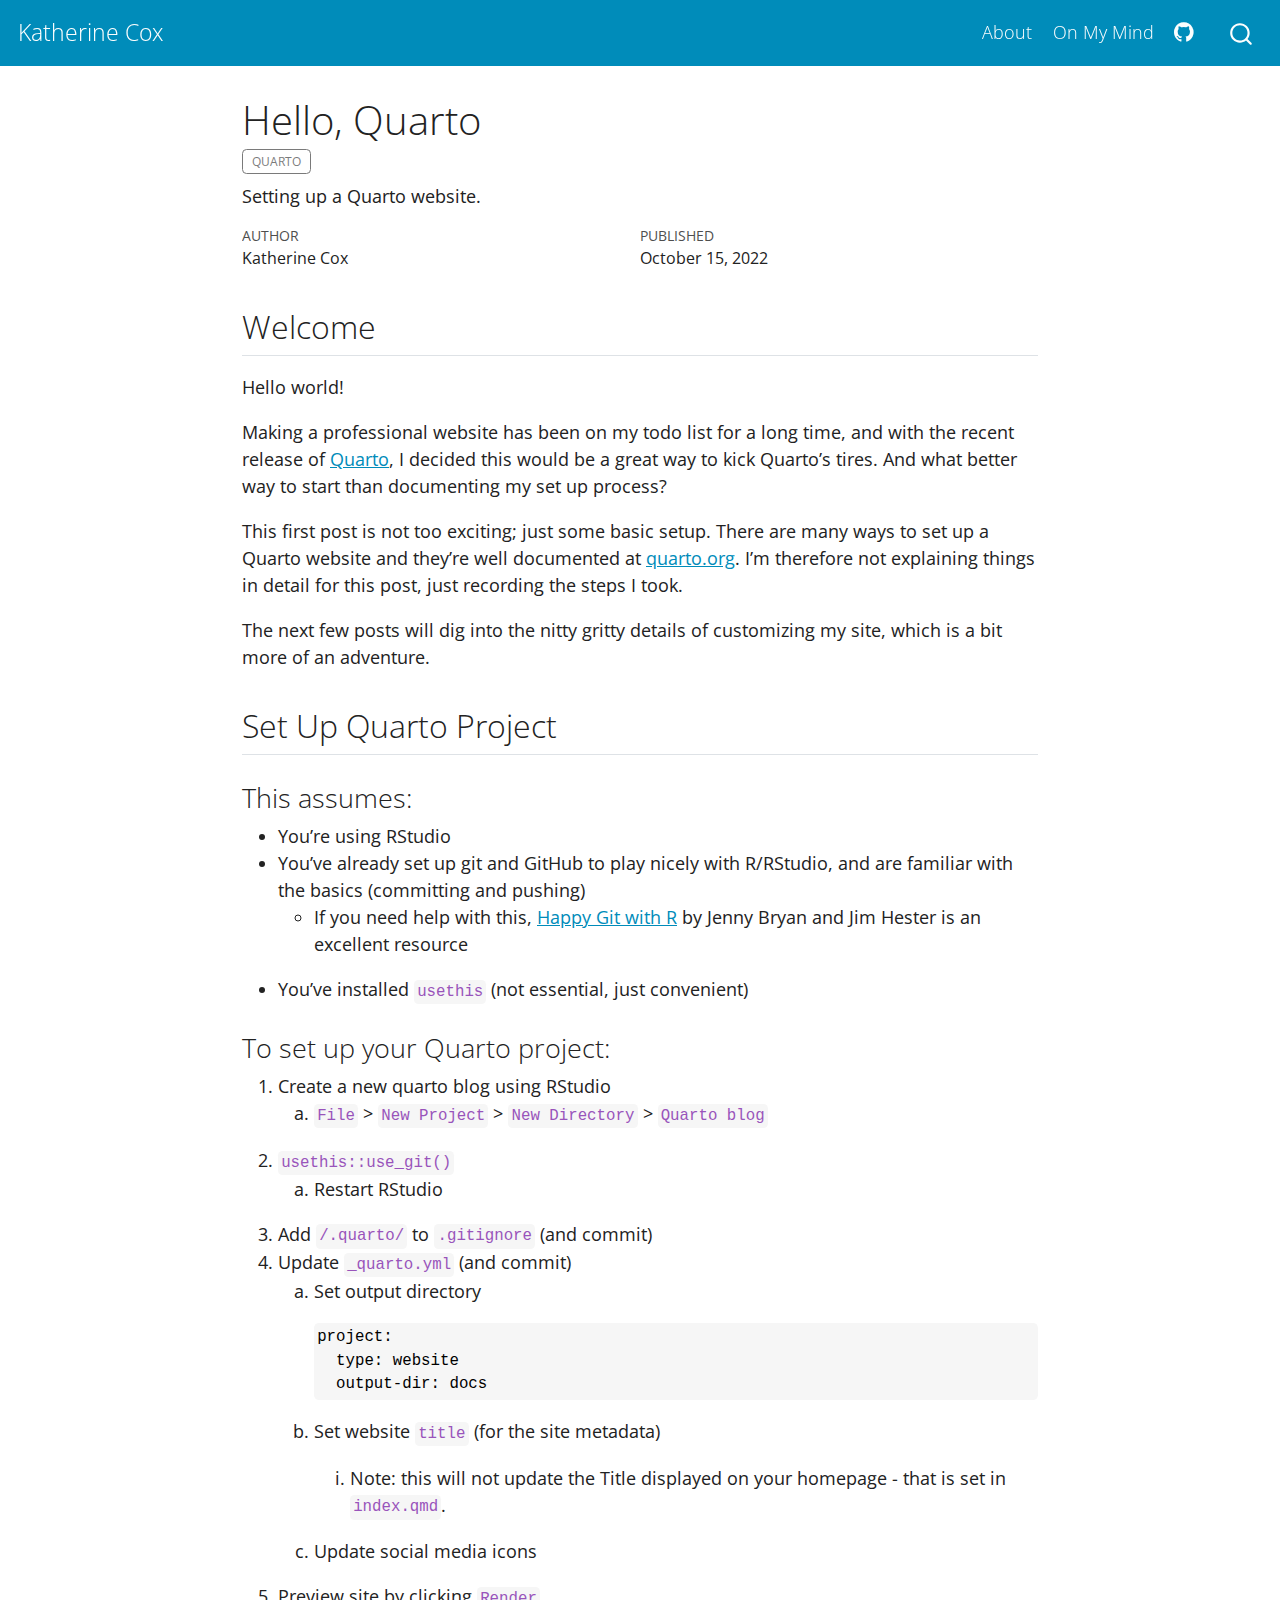
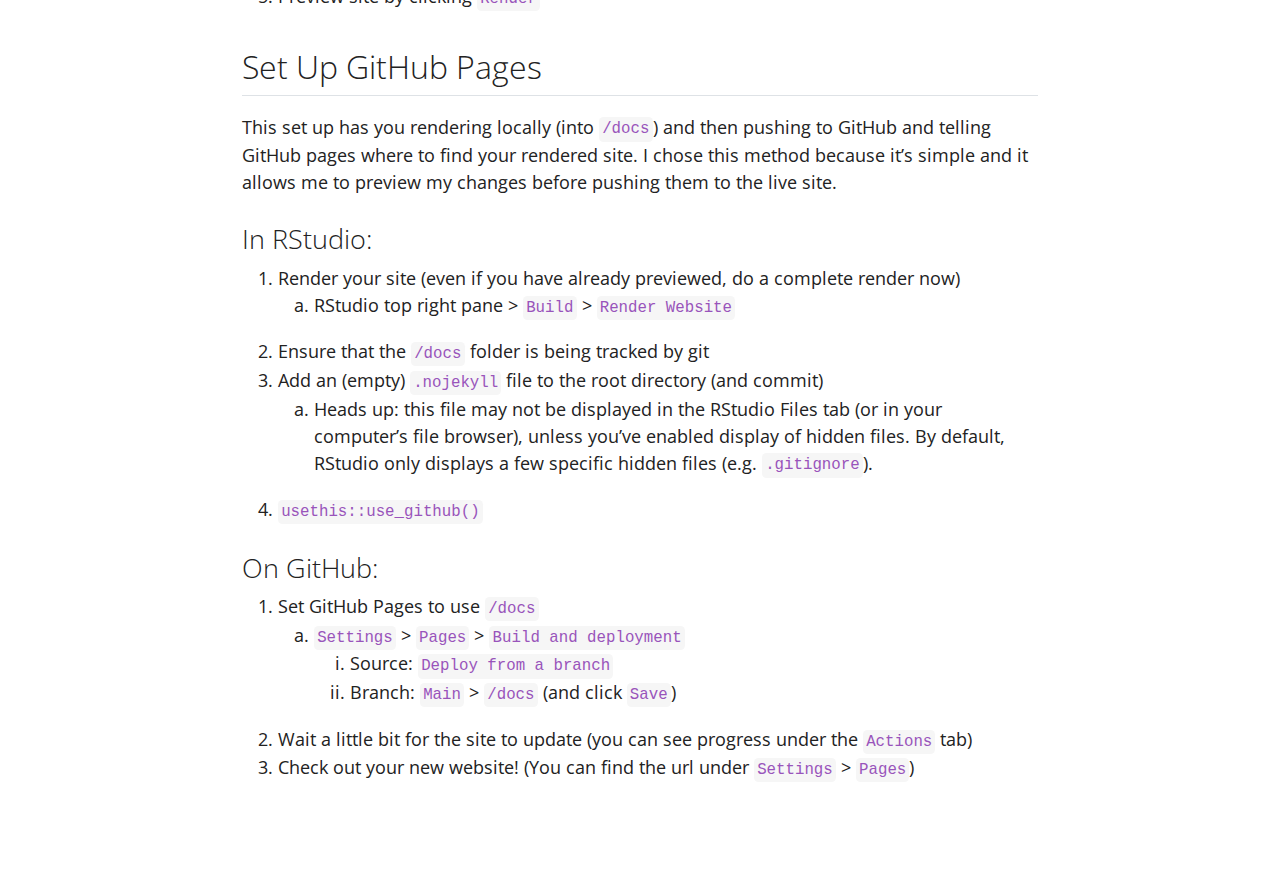
<file: docs/on-my-mind/hello-quarto/index.html>
<!DOCTYPE html>
<html xmlns="http://www.w3.org/1999/xhtml" lang="en" xml:lang="en"><head>

<meta charset="utf-8">
<meta name="generator" content="quarto-0.9.649">

<meta name="viewport" content="width=device-width, initial-scale=1.0, user-scalable=yes">

<meta name="author" content="Katherine Cox">
<meta name="dcterms.date" content="2022-10-15">
<meta name="description" content="Setting up a Quarto website.">

<title>Katherine Cox - Hello, Quarto</title>
<style>
code{white-space: pre-wrap;}
span.smallcaps{font-variant: small-caps;}
span.underline{text-decoration: underline;}
div.column{display: inline-block; vertical-align: top; width: 50%;}
div.hanging-indent{margin-left: 1.5em; text-indent: -1.5em;}
ul.task-list{list-style: none;}
</style>


<script src="../../site_libs/quarto-nav/quarto-nav.js"></script>
<script src="../../site_libs/quarto-nav/headroom.min.js"></script>
<script src="../../site_libs/clipboard/clipboard.min.js"></script>
<script src="../../site_libs/quarto-search/autocomplete.umd.js"></script>
<script src="../../site_libs/quarto-search/fuse.min.js"></script>
<script src="../../site_libs/quarto-search/quarto-search.js"></script>
<meta name="quarto:offset" content="../../">
<script src="../../site_libs/quarto-html/quarto.js"></script>
<script src="../../site_libs/quarto-html/popper.min.js"></script>
<script src="../../site_libs/quarto-html/tippy.umd.min.js"></script>
<script src="../../site_libs/quarto-html/anchor.min.js"></script>
<link href="../../site_libs/quarto-html/tippy.css" rel="stylesheet">
<link href="../../site_libs/quarto-html/quarto-syntax-highlighting.css" rel="stylesheet" id="quarto-text-highlighting-styles">
<script src="../../site_libs/bootstrap/bootstrap.min.js"></script>
<link href="../../site_libs/bootstrap/bootstrap-icons.css" rel="stylesheet">
<link href="../../site_libs/bootstrap/bootstrap.min.css" rel="stylesheet">
<script id="quarto-search-options" type="application/json">{
  "location": "navbar",
  "copy-button": false,
  "collapse-after": 3,
  "panel-placement": "end",
  "type": "overlay",
  "limit": 20,
  "language": {
    "search-no-results-text": "No results",
    "search-matching-documents-text": "matching documents",
    "search-copy-link-title": "Copy link to search",
    "search-hide-matches-text": "Hide additional matches",
    "search-more-match-text": "more match in this document",
    "search-more-matches-text": "more matches in this document",
    "search-clear-button-title": "Clear",
    "search-detached-cancel-button-title": "Cancel",
    "search-submit-button-title": "Submit"
  }
}</script>


<link rel="stylesheet" href="../../styles.css">
</head>

<body class="nav-fixed fullcontent">

<div id="quarto-search-results"></div>
  <header id="quarto-header" class="headroom fixed-top">
    <nav class="navbar navbar-expand-lg navbar-dark ">
      <div class="navbar-container container-fluid">
      <a class="navbar-brand" href="../../index.html">
    <span class="navbar-title">Katherine Cox</span>
  </a>
          <button class="navbar-toggler" type="button" data-bs-toggle="collapse" data-bs-target="#navbarCollapse" aria-controls="navbarCollapse" aria-expanded="false" aria-label="Toggle navigation" onclick="if (window.quartoToggleHeadroom) { window.quartoToggleHeadroom(); }">
  <span class="navbar-toggler-icon"></span>
</button>
          <div class="collapse navbar-collapse" id="navbarCollapse">
            <ul class="navbar-nav navbar-nav-scroll ms-auto">
  <li class="nav-item">
    <a class="nav-link" href="../../about.html">About</a>
  </li>  
  <li class="nav-item">
    <a class="nav-link" href="../../on-my-mind/">On My Mind</a>
  </li>  
  <li class="nav-item compact">
    <a class="nav-link" href="https://github.com/KatherineCox"><i class="bi bi-github" role="img">
</i> 
 </a>
  </li>  
</ul>
              <div id="quarto-search" class="" title="Search"></div>
          </div> <!-- /navcollapse -->
      </div> <!-- /container-fluid -->
    </nav>
</header>
<!-- content -->
<div id="quarto-content" class="quarto-container page-columns page-rows-contents page-layout-article page-navbar">
<!-- sidebar -->
<!-- margin-sidebar -->
    
<!-- main -->
<main class="content" id="quarto-document-content">

<header id="title-block-header" class="quarto-title-block default">
<div class="quarto-title">
<h1 class="title">Hello, Quarto</h1>
  <div class="quarto-categories">
    <div class="quarto-category">quarto</div>
  </div>
  </div>

<div>
  <div class="description">
    Setting up a Quarto website.
  </div>
</div>


<div class="quarto-title-meta">

    <div>
    <div class="quarto-title-meta-heading">Author</div>
    <div class="quarto-title-meta-contents">
             <p>Katherine Cox </p>
          </div>
  </div>
    
    <div>
    <div class="quarto-title-meta-heading">Published</div>
    <div class="quarto-title-meta-contents">
      <p class="date">October 15, 2022</p>
    </div>
  </div>
    
  </div>
  

</header>

<section id="welcome" class="level2">
<h2 class="anchored" data-anchor-id="welcome">Welcome</h2>
<p>Hello world!</p>
<p>Making a professional website has been on my todo list for a long time, and with the recent release of <a href="https://quarto.org">Quarto</a>, I decided this would be a great way to kick Quarto’s tires. And what better way to start than documenting my set up process?</p>
<p>This first post is not too exciting; just some basic setup. There are many ways to set up a Quarto website and they’re well documented at <a href="https://quarto.org">quarto.org</a>. I’m therefore not explaining things in detail for this post, just recording the steps I took.</p>
<p>The next few posts will dig into the nitty gritty details of customizing my site, which is a bit more of an adventure.</p>
</section>
<section id="set-up-quarto-project" class="level2">
<h2 class="anchored" data-anchor-id="set-up-quarto-project">Set Up Quarto Project</h2>
<section id="this-assumes" class="level3">
<h3 class="anchored" data-anchor-id="this-assumes">This assumes:</h3>
<ul>
<li>You’re using RStudio</li>
<li>You’ve already set up git and GitHub to play nicely with R/RStudio, and are familiar with the basics (committing and pushing)
<ul>
<li>If you need help with this, <a href="https://happygitwithr.com">Happy Git with R</a> by Jenny Bryan and Jim Hester is an excellent resource</li>
</ul></li>
<li>You’ve installed <code>usethis</code> (not essential, just convenient)</li>
</ul>
</section>
<section id="to-set-up-your-quarto-project" class="level3">
<h3 class="anchored" data-anchor-id="to-set-up-your-quarto-project">To set up your Quarto project:</h3>
<ol type="1">
<li>Create a new quarto blog using RStudio
<ol type="a">
<li><code>File</code> &gt; <code>New Project</code> &gt; <code>New Directory</code> &gt; <code>Quarto blog</code></li>
</ol></li>
<li><code>usethis::use_git()</code>
<ol type="a">
<li>Restart RStudio</li>
</ol></li>
<li>Add <code>/.quarto/</code> to <code>.gitignore</code> (and commit)</li>
<li>Update <code>_quarto.yml</code> (and commit)
<ol type="a">
<li><p>Set output directory</p>
<pre><code>project:
  type: website
  output-dir: docs</code></pre></li>
<li><p>Set website <code>title</code> (for the site metadata)</p>
<ol type="i">
<li>Note: this will not update the Title displayed on your homepage - that is set in <code>index.qmd</code>.</li>
</ol></li>
<li><p>Update social media icons</p></li>
</ol></li>
<li>Preview site by clicking <code>Render</code></li>
</ol>
</section>
</section>
<section id="set-up-github-pages" class="level2">
<h2 class="anchored" data-anchor-id="set-up-github-pages">Set Up GitHub Pages</h2>
<p>This set up has you rendering locally (into <code>/docs</code>) and then pushing to GitHub and telling GitHub pages where to find your rendered site. I chose this method because it’s simple and it allows me to preview my changes before pushing them to the live site.</p>
<section id="in-rstudio" class="level3">
<h3 class="anchored" data-anchor-id="in-rstudio">In RStudio:</h3>
<ol type="1">
<li>Render your site (even if you have already previewed, do a complete render now)
<ol type="a">
<li>RStudio top right pane &gt; <code>Build</code> &gt; <code>Render Website</code></li>
</ol></li>
<li>Ensure that the <code>/docs</code> folder is being tracked by git</li>
<li>Add an (empty) <code>.nojekyll</code> file to the root directory (and commit)
<ol type="a">
<li>Heads up: this file may not be displayed in the RStudio Files tab (or in your computer’s file browser), unless you’ve enabled display of hidden files. By default, RStudio only displays a few specific hidden files (e.g.&nbsp;<code>.gitignore</code>).</li>
</ol></li>
<li><code>usethis::use_github()</code></li>
</ol>
</section>
<section id="on-github" class="level3">
<h3 class="anchored" data-anchor-id="on-github">On GitHub:</h3>
<ol type="1">
<li>Set GitHub Pages to use <code>/docs</code>
<ol type="a">
<li><code>Settings</code> &gt; <code>Pages</code> &gt; <code>Build and deployment</code>
<ol type="i">
<li>Source: <code>Deploy from a branch</code></li>
<li>Branch: <code>Main</code> &gt; <code>/docs</code> (and click <code>Save</code>)</li>
</ol></li>
</ol></li>
<li>Wait a little bit for the site to update (you can see progress under the <code>Actions</code> tab)</li>
<li>Check out your new website! (You can find the url under <code>Settings</code> &gt; <code>Pages</code>)</li>
</ol>


</section>
</section>

</main> <!-- /main -->
<script id="quarto-html-after-body" type="application/javascript">
window.document.addEventListener("DOMContentLoaded", function (event) {
  const icon = "";
  const anchorJS = new window.AnchorJS();
  anchorJS.options = {
    placement: 'right',
    icon: icon
  };
  anchorJS.add('.anchored');
  const clipboard = new window.ClipboardJS('.code-copy-button', {
    target: function(trigger) {
      return trigger.previousElementSibling;
    }
  });
  clipboard.on('success', function(e) {
    // button target
    const button = e.trigger;
    // don't keep focus
    button.blur();
    // flash "checked"
    button.classList.add('code-copy-button-checked');
    var currentTitle = button.getAttribute("title");
    button.setAttribute("title", "Copied!");
    setTimeout(function() {
      button.setAttribute("title", currentTitle);
      button.classList.remove('code-copy-button-checked');
    }, 1000);
    // clear code selection
    e.clearSelection();
  });
  function tippyHover(el, contentFn) {
    const config = {
      allowHTML: true,
      content: contentFn,
      maxWidth: 500,
      delay: 100,
      arrow: false,
      appendTo: function(el) {
          return el.parentElement;
      },
      interactive: true,
      interactiveBorder: 10,
      theme: 'quarto',
      placement: 'bottom-start'
    };
    window.tippy(el, config); 
  }
  const noterefs = window.document.querySelectorAll('a[role="doc-noteref"]');
  for (var i=0; i<noterefs.length; i++) {
    const ref = noterefs[i];
    tippyHover(ref, function() {
      let href = ref.getAttribute('href');
      try { href = new URL(href).hash; } catch {}
      const id = href.replace(/^#\/?/, "");
      const note = window.document.getElementById(id);
      return note.innerHTML;
    });
  }
  var bibliorefs = window.document.querySelectorAll('a[role="doc-biblioref"]');
  for (var i=0; i<bibliorefs.length; i++) {
    const ref = bibliorefs[i];
    const cites = ref.parentNode.getAttribute('data-cites').split(' ');
    tippyHover(ref, function() {
      var popup = window.document.createElement('div');
      cites.forEach(function(cite) {
        var citeDiv = window.document.createElement('div');
        citeDiv.classList.add('hanging-indent');
        citeDiv.classList.add('csl-entry');
        var biblioDiv = window.document.getElementById('ref-' + cite);
        if (biblioDiv) {
          citeDiv.innerHTML = biblioDiv.innerHTML;
        }
        popup.appendChild(citeDiv);
      });
      return popup.innerHTML;
    });
  }
});
</script>
</div> <!-- /content -->



</body></html>
</file>
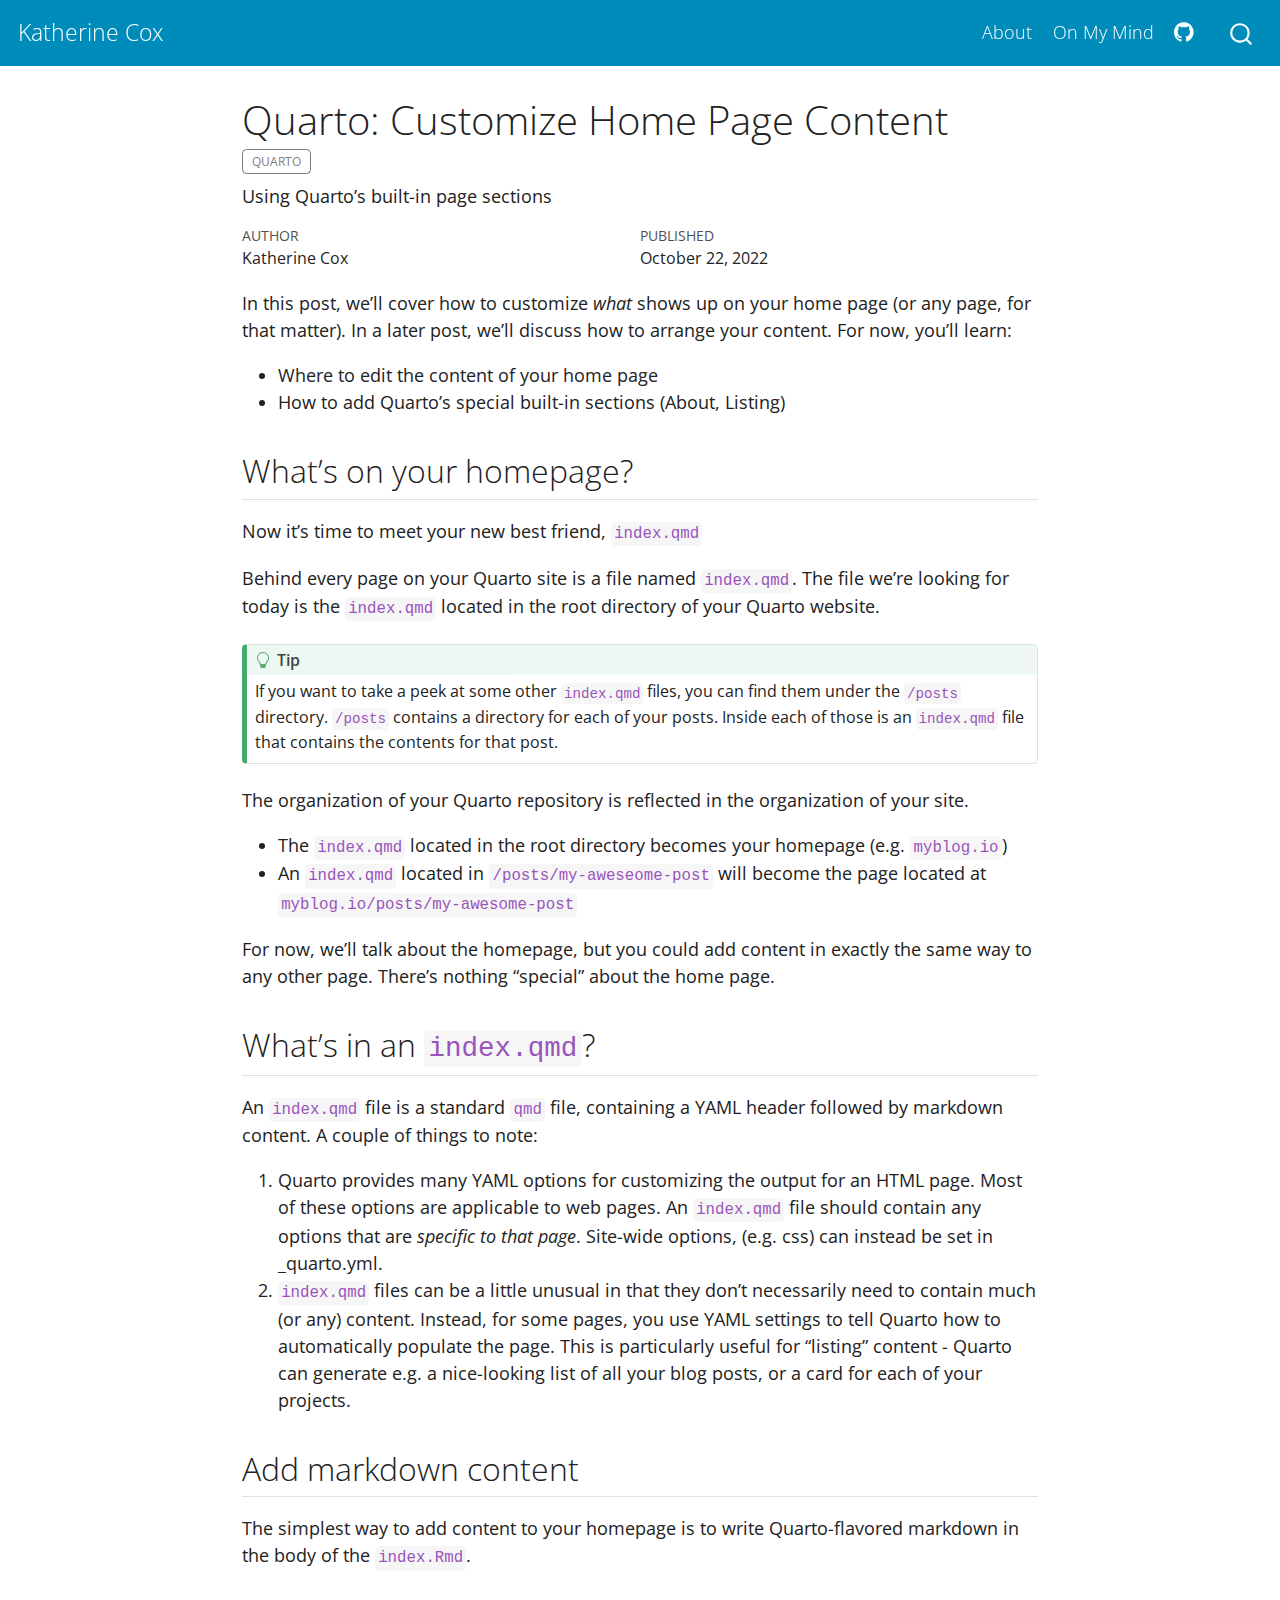
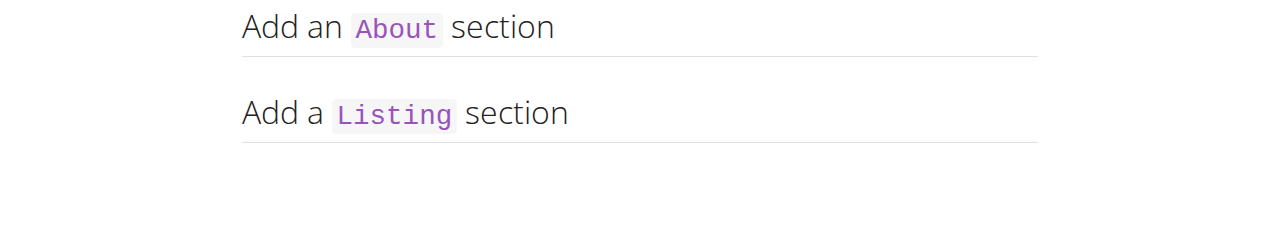
<file: docs/on-my-mind/quarto-page-content/index.html>
<!DOCTYPE html>
<html xmlns="http://www.w3.org/1999/xhtml" lang="en" xml:lang="en"><head>

<meta charset="utf-8">
<meta name="generator" content="quarto-0.9.649">

<meta name="viewport" content="width=device-width, initial-scale=1.0, user-scalable=yes">

<meta name="author" content="Katherine Cox">
<meta name="dcterms.date" content="2022-10-22">
<meta name="description" content="Using Quarto’s built-in page sections">

<title>Katherine Cox - Quarto: Customize Home Page Content</title>
<style>
code{white-space: pre-wrap;}
span.smallcaps{font-variant: small-caps;}
span.underline{text-decoration: underline;}
div.column{display: inline-block; vertical-align: top; width: 50%;}
div.hanging-indent{margin-left: 1.5em; text-indent: -1.5em;}
ul.task-list{list-style: none;}
</style>


<script src="../../site_libs/quarto-nav/quarto-nav.js"></script>
<script src="../../site_libs/quarto-nav/headroom.min.js"></script>
<script src="../../site_libs/clipboard/clipboard.min.js"></script>
<script src="../../site_libs/quarto-search/autocomplete.umd.js"></script>
<script src="../../site_libs/quarto-search/fuse.min.js"></script>
<script src="../../site_libs/quarto-search/quarto-search.js"></script>
<meta name="quarto:offset" content="../../">
<script src="../../site_libs/quarto-html/quarto.js"></script>
<script src="../../site_libs/quarto-html/popper.min.js"></script>
<script src="../../site_libs/quarto-html/tippy.umd.min.js"></script>
<script src="../../site_libs/quarto-html/anchor.min.js"></script>
<link href="../../site_libs/quarto-html/tippy.css" rel="stylesheet">
<link href="../../site_libs/quarto-html/quarto-syntax-highlighting.css" rel="stylesheet" id="quarto-text-highlighting-styles">
<script src="../../site_libs/bootstrap/bootstrap.min.js"></script>
<link href="../../site_libs/bootstrap/bootstrap-icons.css" rel="stylesheet">
<link href="../../site_libs/bootstrap/bootstrap.min.css" rel="stylesheet">
<script id="quarto-search-options" type="application/json">{
  "location": "navbar",
  "copy-button": false,
  "collapse-after": 3,
  "panel-placement": "end",
  "type": "overlay",
  "limit": 20,
  "language": {
    "search-no-results-text": "No results",
    "search-matching-documents-text": "matching documents",
    "search-copy-link-title": "Copy link to search",
    "search-hide-matches-text": "Hide additional matches",
    "search-more-match-text": "more match in this document",
    "search-more-matches-text": "more matches in this document",
    "search-clear-button-title": "Clear",
    "search-detached-cancel-button-title": "Cancel",
    "search-submit-button-title": "Submit"
  }
}</script>


<link rel="stylesheet" href="../../styles.css">
</head>

<body class="nav-fixed fullcontent">

<div id="quarto-search-results"></div>
  <header id="quarto-header" class="headroom fixed-top">
    <nav class="navbar navbar-expand-lg navbar-dark ">
      <div class="navbar-container container-fluid">
      <a class="navbar-brand" href="../../index.html">
    <span class="navbar-title">Katherine Cox</span>
  </a>
          <button class="navbar-toggler" type="button" data-bs-toggle="collapse" data-bs-target="#navbarCollapse" aria-controls="navbarCollapse" aria-expanded="false" aria-label="Toggle navigation" onclick="if (window.quartoToggleHeadroom) { window.quartoToggleHeadroom(); }">
  <span class="navbar-toggler-icon"></span>
</button>
          <div class="collapse navbar-collapse" id="navbarCollapse">
            <ul class="navbar-nav navbar-nav-scroll ms-auto">
  <li class="nav-item">
    <a class="nav-link" href="../../about.html">About</a>
  </li>  
  <li class="nav-item">
    <a class="nav-link" href="../../on-my-mind/">On My Mind</a>
  </li>  
  <li class="nav-item compact">
    <a class="nav-link" href="https://github.com/KatherineCox"><i class="bi bi-github" role="img">
</i> 
 </a>
  </li>  
</ul>
              <div id="quarto-search" class="" title="Search"></div>
          </div> <!-- /navcollapse -->
      </div> <!-- /container-fluid -->
    </nav>
</header>
<!-- content -->
<div id="quarto-content" class="quarto-container page-columns page-rows-contents page-layout-article page-navbar">
<!-- sidebar -->
<!-- margin-sidebar -->
    
<!-- main -->
<main class="content" id="quarto-document-content">

<header id="title-block-header" class="quarto-title-block default">
<div class="quarto-title">
<h1 class="title">Quarto: Customize Home Page Content</h1>
  <div class="quarto-categories">
    <div class="quarto-category">quarto</div>
  </div>
  </div>

<div>
  <div class="description">
    Using Quarto’s built-in page sections
  </div>
</div>


<div class="quarto-title-meta">

    <div>
    <div class="quarto-title-meta-heading">Author</div>
    <div class="quarto-title-meta-contents">
             <p>Katherine Cox </p>
          </div>
  </div>
    
    <div>
    <div class="quarto-title-meta-heading">Published</div>
    <div class="quarto-title-meta-contents">
      <p class="date">October 22, 2022</p>
    </div>
  </div>
    
  </div>
  

</header>

<p>In this post, we’ll cover how to customize <em>what</em> shows up on your home page (or any page, for that matter). In a later post, we’ll discuss how to arrange your content. For now, you’ll learn:</p>
<ul>
<li>Where to edit the content of your home page</li>
<li>How to add Quarto’s special built-in sections (About, Listing)</li>
</ul>
<section id="whats-on-your-homepage" class="level2">
<h2 class="anchored" data-anchor-id="whats-on-your-homepage">What’s on your homepage?</h2>
<p>Now it’s time to meet your new best friend, <code>index.qmd</code></p>
<p>Behind every page on your Quarto site is a file named <code>index.qmd</code>. The file we’re looking for today is the <code>index.qmd</code> located in the root directory of your Quarto website.</p>
<div class="callout-tip callout callout-style-default callout-captioned">
<div class="callout-header d-flex align-content-center">
<div class="callout-icon-container">
<i class="callout-icon"></i>
</div>
<div class="callout-caption-container flex-fill">
Tip
</div>
</div>
<div class="callout-body-container callout-body">
<p>If you want to take a peek at some other <code>index.qmd</code> files, you can find them under the <code>/posts</code> directory. <code>/posts</code> contains a directory for each of your posts. Inside each of those is an <code>index.qmd</code> file that contains the contents for that post.</p>
</div>
</div>
<p>The organization of your Quarto repository is reflected in the organization of your site.</p>
<ul>
<li>The <code>index.qmd</code> located in the root directory becomes your homepage (e.g.&nbsp;<code>myblog.io</code>)</li>
<li>An <code>index.qmd</code> located in <code>/posts/my-aweseome-post</code> will become the page located at <code>myblog.io/posts/my-awesome-post</code></li>
</ul>
<p>For now, we’ll talk about the homepage, but you could add content in exactly the same way to any other page. There’s nothing “special” about the home page.</p>
</section>
<section id="whats-in-an-index.qmd" class="level2">
<h2 class="anchored" data-anchor-id="whats-in-an-index.qmd">What’s in an <code>index.qmd</code>?</h2>
<p>An <code>index.qmd</code> file is a standard <code>qmd</code> file, containing a YAML header followed by markdown content. A couple of things to note:</p>
<ol type="1">
<li>Quarto provides many YAML options for customizing the output for an HTML page. Most of these options are applicable to web pages. An <code>index.qmd</code> file should contain any options that are <em>specific to that page</em>. Site-wide options, (e.g.&nbsp;css) can instead be set in _quarto.yml.</li>
<li><code>index.qmd</code> files can be a little unusual in that they don’t necessarily need to contain much (or any) content. Instead, for some pages, you use YAML settings to tell Quarto how to automatically populate the page. This is particularly useful for “listing” content - Quarto can generate e.g.&nbsp;a nice-looking list of all your blog posts, or a card for each of your projects.</li>
</ol>
</section>
<section id="add-markdown-content" class="level2">
<h2 class="anchored" data-anchor-id="add-markdown-content">Add markdown content</h2>
<p>The simplest way to add content to your homepage is to write Quarto-flavored markdown in the body of the <code>index.Rmd</code>.</p>
</section>
<section id="add-an-about-section" class="level2">
<h2 class="anchored" data-anchor-id="add-an-about-section">Add an <code>About</code> section</h2>
</section>
<section id="add-a-listing-section" class="level2">
<h2 class="anchored" data-anchor-id="add-a-listing-section">Add a <code>Listing</code> section</h2>


</section>

</main> <!-- /main -->
<script id="quarto-html-after-body" type="application/javascript">
window.document.addEventListener("DOMContentLoaded", function (event) {
  const icon = "";
  const anchorJS = new window.AnchorJS();
  anchorJS.options = {
    placement: 'right',
    icon: icon
  };
  anchorJS.add('.anchored');
  const clipboard = new window.ClipboardJS('.code-copy-button', {
    target: function(trigger) {
      return trigger.previousElementSibling;
    }
  });
  clipboard.on('success', function(e) {
    // button target
    const button = e.trigger;
    // don't keep focus
    button.blur();
    // flash "checked"
    button.classList.add('code-copy-button-checked');
    var currentTitle = button.getAttribute("title");
    button.setAttribute("title", "Copied!");
    setTimeout(function() {
      button.setAttribute("title", currentTitle);
      button.classList.remove('code-copy-button-checked');
    }, 1000);
    // clear code selection
    e.clearSelection();
  });
  function tippyHover(el, contentFn) {
    const config = {
      allowHTML: true,
      content: contentFn,
      maxWidth: 500,
      delay: 100,
      arrow: false,
      appendTo: function(el) {
          return el.parentElement;
      },
      interactive: true,
      interactiveBorder: 10,
      theme: 'quarto',
      placement: 'bottom-start'
    };
    window.tippy(el, config); 
  }
  const noterefs = window.document.querySelectorAll('a[role="doc-noteref"]');
  for (var i=0; i<noterefs.length; i++) {
    const ref = noterefs[i];
    tippyHover(ref, function() {
      let href = ref.getAttribute('href');
      try { href = new URL(href).hash; } catch {}
      const id = href.replace(/^#\/?/, "");
      const note = window.document.getElementById(id);
      return note.innerHTML;
    });
  }
  var bibliorefs = window.document.querySelectorAll('a[role="doc-biblioref"]');
  for (var i=0; i<bibliorefs.length; i++) {
    const ref = bibliorefs[i];
    const cites = ref.parentNode.getAttribute('data-cites').split(' ');
    tippyHover(ref, function() {
      var popup = window.document.createElement('div');
      cites.forEach(function(cite) {
        var citeDiv = window.document.createElement('div');
        citeDiv.classList.add('hanging-indent');
        citeDiv.classList.add('csl-entry');
        var biblioDiv = window.document.getElementById('ref-' + cite);
        if (biblioDiv) {
          citeDiv.innerHTML = biblioDiv.innerHTML;
        }
        popup.appendChild(citeDiv);
      });
      return popup.innerHTML;
    });
  }
});
</script>
</div> <!-- /content -->



</body></html>
</file>
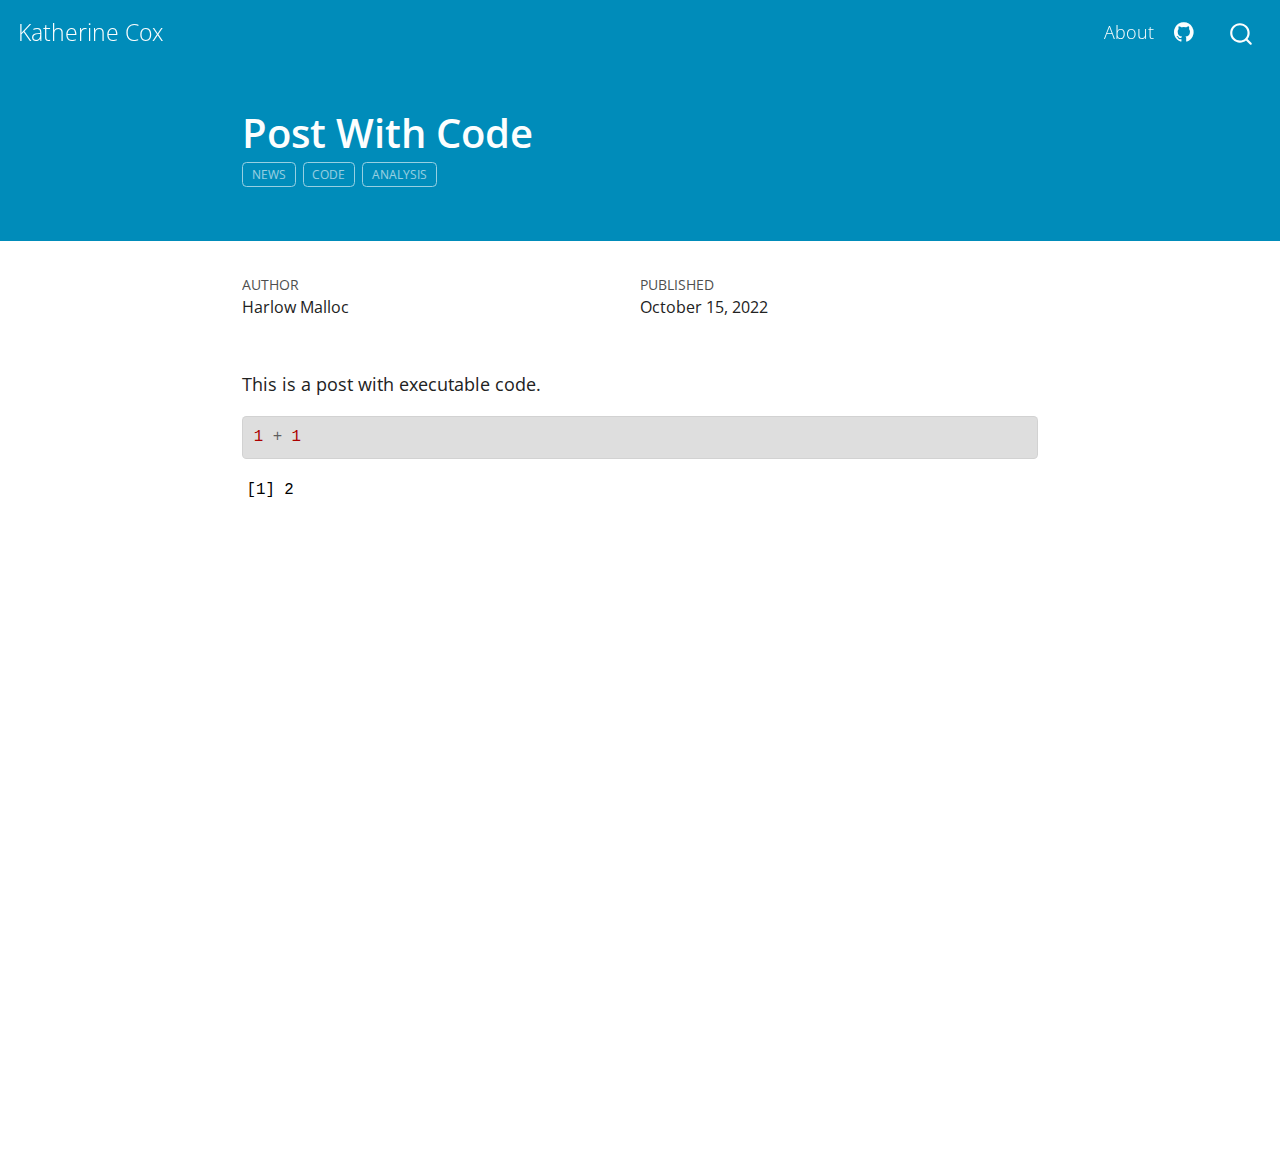
<file: docs/posts/post-with-code/index.html>
<!DOCTYPE html>
<html xmlns="http://www.w3.org/1999/xhtml" lang="en" xml:lang="en"><head>

<meta charset="utf-8">
<meta name="generator" content="quarto-0.9.649">

<meta name="viewport" content="width=device-width, initial-scale=1.0, user-scalable=yes">

<meta name="author" content="Harlow Malloc">
<meta name="dcterms.date" content="2022-10-15">

<title>Katherine Cox - Post With Code</title>
<style>
code{white-space: pre-wrap;}
span.smallcaps{font-variant: small-caps;}
span.underline{text-decoration: underline;}
div.column{display: inline-block; vertical-align: top; width: 50%;}
div.hanging-indent{margin-left: 1.5em; text-indent: -1.5em;}
ul.task-list{list-style: none;}
pre > code.sourceCode { white-space: pre; position: relative; }
pre > code.sourceCode > span { display: inline-block; line-height: 1.25; }
pre > code.sourceCode > span:empty { height: 1.2em; }
.sourceCode { overflow: visible; }
code.sourceCode > span { color: inherit; text-decoration: inherit; }
div.sourceCode { margin: 1em 0; }
pre.sourceCode { margin: 0; }
@media screen {
div.sourceCode { overflow: auto; }
}
@media print {
pre > code.sourceCode { white-space: pre-wrap; }
pre > code.sourceCode > span { text-indent: -5em; padding-left: 5em; }
}
pre.numberSource code
  { counter-reset: source-line 0; }
pre.numberSource code > span
  { position: relative; left: -4em; counter-increment: source-line; }
pre.numberSource code > span > a:first-child::before
  { content: counter(source-line);
    position: relative; left: -1em; text-align: right; vertical-align: baseline;
    border: none; display: inline-block;
    -webkit-touch-callout: none; -webkit-user-select: none;
    -khtml-user-select: none; -moz-user-select: none;
    -ms-user-select: none; user-select: none;
    padding: 0 4px; width: 4em;
    color: #aaaaaa;
  }
pre.numberSource { margin-left: 3em; border-left: 1px solid #aaaaaa;  padding-left: 4px; }
div.sourceCode
  {   }
@media screen {
pre > code.sourceCode > span > a:first-child::before { text-decoration: underline; }
}
code span.al { color: #ff0000; font-weight: bold; } /* Alert */
code span.an { color: #60a0b0; font-weight: bold; font-style: italic; } /* Annotation */
code span.at { color: #7d9029; } /* Attribute */
code span.bn { color: #40a070; } /* BaseN */
code span.bu { } /* BuiltIn */
code span.cf { color: #007020; font-weight: bold; } /* ControlFlow */
code span.ch { color: #4070a0; } /* Char */
code span.cn { color: #880000; } /* Constant */
code span.co { color: #60a0b0; font-style: italic; } /* Comment */
code span.cv { color: #60a0b0; font-weight: bold; font-style: italic; } /* CommentVar */
code span.do { color: #ba2121; font-style: italic; } /* Documentation */
code span.dt { color: #902000; } /* DataType */
code span.dv { color: #40a070; } /* DecVal */
code span.er { color: #ff0000; font-weight: bold; } /* Error */
code span.ex { } /* Extension */
code span.fl { color: #40a070; } /* Float */
code span.fu { color: #06287e; } /* Function */
code span.im { } /* Import */
code span.in { color: #60a0b0; font-weight: bold; font-style: italic; } /* Information */
code span.kw { color: #007020; font-weight: bold; } /* Keyword */
code span.op { color: #666666; } /* Operator */
code span.ot { color: #007020; } /* Other */
code span.pp { color: #bc7a00; } /* Preprocessor */
code span.sc { color: #4070a0; } /* SpecialChar */
code span.ss { color: #bb6688; } /* SpecialString */
code span.st { color: #4070a0; } /* String */
code span.va { color: #19177c; } /* Variable */
code span.vs { color: #4070a0; } /* VerbatimString */
code span.wa { color: #60a0b0; font-weight: bold; font-style: italic; } /* Warning */
</style>


<script src="../../site_libs/quarto-nav/quarto-nav.js"></script>
<script src="../../site_libs/quarto-nav/headroom.min.js"></script>
<script src="../../site_libs/clipboard/clipboard.min.js"></script>
<script src="../../site_libs/quarto-search/autocomplete.umd.js"></script>
<script src="../../site_libs/quarto-search/fuse.min.js"></script>
<script src="../../site_libs/quarto-search/quarto-search.js"></script>
<meta name="quarto:offset" content="../../">
<script src="../../site_libs/quarto-html/quarto.js"></script>
<script src="../../site_libs/quarto-html/popper.min.js"></script>
<script src="../../site_libs/quarto-html/tippy.umd.min.js"></script>
<script src="../../site_libs/quarto-html/anchor.min.js"></script>
<link href="../../site_libs/quarto-html/tippy.css" rel="stylesheet">
<link href="../../site_libs/quarto-html/quarto-syntax-highlighting.css" rel="stylesheet" id="quarto-text-highlighting-styles">
<script src="../../site_libs/bootstrap/bootstrap.min.js"></script>
<link href="../../site_libs/bootstrap/bootstrap-icons.css" rel="stylesheet">
<link href="../../site_libs/bootstrap/bootstrap.min.css" rel="stylesheet">
<script id="quarto-search-options" type="application/json">{
  "location": "navbar",
  "copy-button": false,
  "collapse-after": 3,
  "panel-placement": "end",
  "type": "overlay",
  "limit": 20,
  "language": {
    "search-no-results-text": "No results",
    "search-matching-documents-text": "matching documents",
    "search-copy-link-title": "Copy link to search",
    "search-hide-matches-text": "Hide additional matches",
    "search-more-match-text": "more match in this document",
    "search-more-matches-text": "more matches in this document",
    "search-clear-button-title": "Clear",
    "search-detached-cancel-button-title": "Cancel",
    "search-submit-button-title": "Submit"
  }
}</script>


<link rel="stylesheet" href="../../styles.css">
</head>

<body class="nav-fixed fullcontent">

<div id="quarto-search-results"></div>
  <header id="quarto-header" class="headroom fixed-top">
    <nav class="navbar navbar-expand-lg navbar-dark ">
      <div class="navbar-container container-fluid">
      <a class="navbar-brand" href="../../index.html">
    <span class="navbar-title">Katherine Cox</span>
  </a>
          <button class="navbar-toggler" type="button" data-bs-toggle="collapse" data-bs-target="#navbarCollapse" aria-controls="navbarCollapse" aria-expanded="false" aria-label="Toggle navigation" onclick="if (window.quartoToggleHeadroom) { window.quartoToggleHeadroom(); }">
  <span class="navbar-toggler-icon"></span>
</button>
          <div class="collapse navbar-collapse" id="navbarCollapse">
            <ul class="navbar-nav navbar-nav-scroll ms-auto">
  <li class="nav-item">
    <a class="nav-link" href="../../about.html">About</a>
  </li>  
  <li class="nav-item compact">
    <a class="nav-link" href="https://github.com/KatherineCox"><i class="bi bi-github" role="img">
</i> 
 </a>
  </li>  
</ul>
              <div id="quarto-search" class="" title="Search"></div>
          </div> <!-- /navcollapse -->
      </div> <!-- /container-fluid -->
    </nav>
</header>
<!-- content -->
<header id="title-block-header" class="quarto-title-block default page-columns page-full">
  <div class="quarto-title-banner page-columns page-full">
    <div class="quarto-title column-body">
      <h1 class="title">Post With Code</h1>
                                <div class="quarto-categories">
                <div class="quarto-category">news</div>
                <div class="quarto-category">code</div>
                <div class="quarto-category">analysis</div>
              </div>
                  </div>
  </div>
    
  
  <div class="quarto-title-meta">

      <div>
      <div class="quarto-title-meta-heading">Author</div>
      <div class="quarto-title-meta-contents">
               <p>Harlow Malloc </p>
            </div>
    </div>
      
      <div>
      <div class="quarto-title-meta-heading">Published</div>
      <div class="quarto-title-meta-contents">
        <p class="date">October 15, 2022</p>
      </div>
    </div>
      
    </div>
    
  
  </header><div id="quarto-content" class="quarto-container page-columns page-rows-contents page-layout-article page-navbar">
<!-- sidebar -->
<!-- margin-sidebar -->
    
<!-- main -->
<main class="content quarto-banner-title-block" id="quarto-document-content">




<p>This is a post with executable code.</p>
<div class="cell">
<div class="sourceCode cell-code" id="cb1"><pre class="sourceCode r code-with-copy"><code class="sourceCode r"><span id="cb1-1"><a href="#cb1-1" aria-hidden="true" tabindex="-1"></a><span class="dv">1</span> <span class="sc">+</span> <span class="dv">1</span></span></code><button title="Copy to Clipboard" class="code-copy-button"><i class="bi"></i></button></pre></div>
<div class="cell-output cell-output-stdout">
<pre><code>[1] 2</code></pre>
</div>
</div>



</main> <!-- /main -->
<script id="quarto-html-after-body" type="application/javascript">
window.document.addEventListener("DOMContentLoaded", function (event) {
  const icon = "";
  const anchorJS = new window.AnchorJS();
  anchorJS.options = {
    placement: 'right',
    icon: icon
  };
  anchorJS.add('.anchored');
  const clipboard = new window.ClipboardJS('.code-copy-button', {
    target: function(trigger) {
      return trigger.previousElementSibling;
    }
  });
  clipboard.on('success', function(e) {
    // button target
    const button = e.trigger;
    // don't keep focus
    button.blur();
    // flash "checked"
    button.classList.add('code-copy-button-checked');
    var currentTitle = button.getAttribute("title");
    button.setAttribute("title", "Copied!");
    setTimeout(function() {
      button.setAttribute("title", currentTitle);
      button.classList.remove('code-copy-button-checked');
    }, 1000);
    // clear code selection
    e.clearSelection();
  });
  function tippyHover(el, contentFn) {
    const config = {
      allowHTML: true,
      content: contentFn,
      maxWidth: 500,
      delay: 100,
      arrow: false,
      appendTo: function(el) {
          return el.parentElement;
      },
      interactive: true,
      interactiveBorder: 10,
      theme: 'quarto',
      placement: 'bottom-start'
    };
    window.tippy(el, config); 
  }
  const noterefs = window.document.querySelectorAll('a[role="doc-noteref"]');
  for (var i=0; i<noterefs.length; i++) {
    const ref = noterefs[i];
    tippyHover(ref, function() {
      let href = ref.getAttribute('href');
      try { href = new URL(href).hash; } catch {}
      const id = href.replace(/^#\/?/, "");
      const note = window.document.getElementById(id);
      return note.innerHTML;
    });
  }
  var bibliorefs = window.document.querySelectorAll('a[role="doc-biblioref"]');
  for (var i=0; i<bibliorefs.length; i++) {
    const ref = bibliorefs[i];
    const cites = ref.parentNode.getAttribute('data-cites').split(' ');
    tippyHover(ref, function() {
      var popup = window.document.createElement('div');
      cites.forEach(function(cite) {
        var citeDiv = window.document.createElement('div');
        citeDiv.classList.add('hanging-indent');
        citeDiv.classList.add('csl-entry');
        var biblioDiv = window.document.getElementById('ref-' + cite);
        if (biblioDiv) {
          citeDiv.innerHTML = biblioDiv.innerHTML;
        }
        popup.appendChild(citeDiv);
      });
      return popup.innerHTML;
    });
  }
});
</script>
</div> <!-- /content -->



</body></html>
</file>
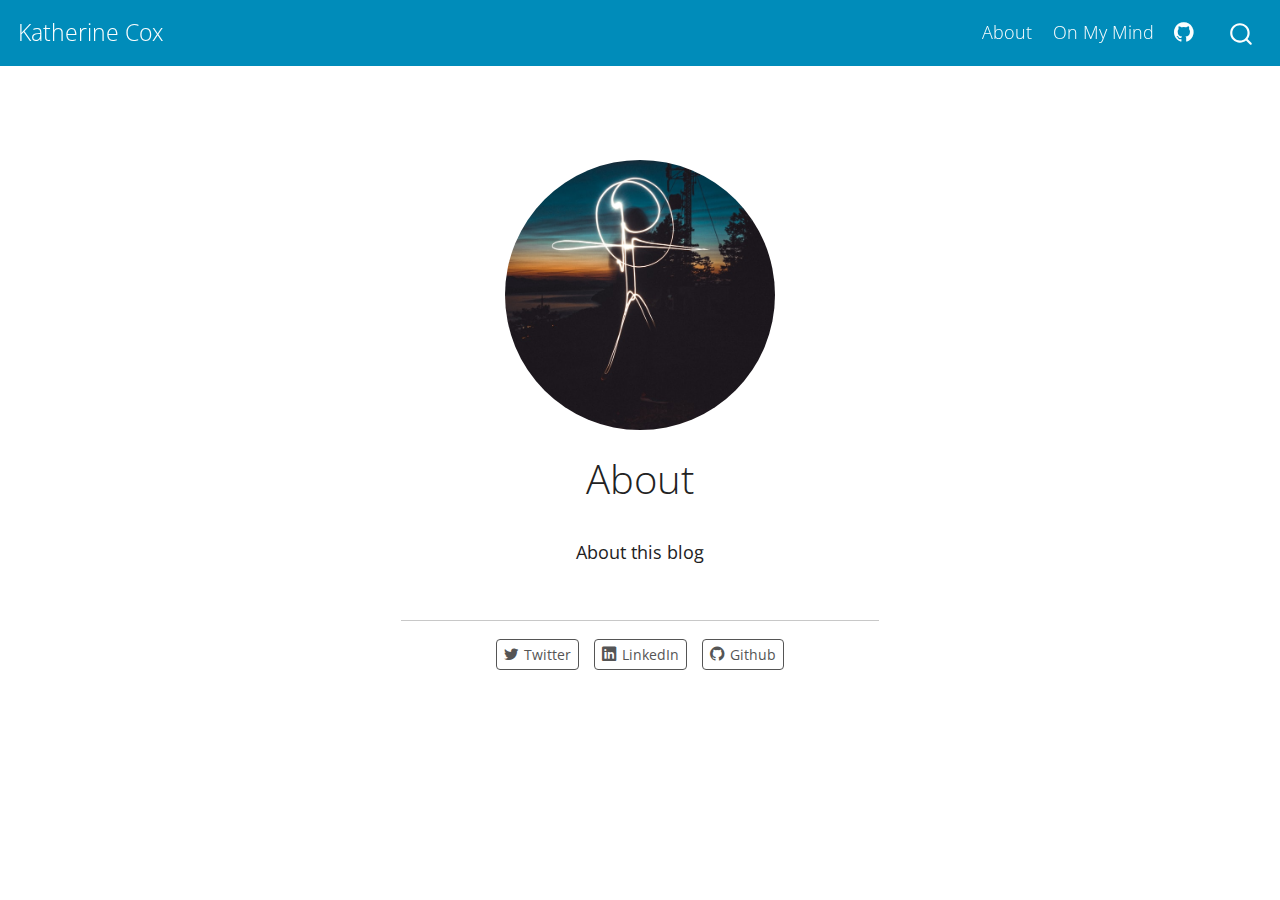
<file: docs/about.html>
<!DOCTYPE html>
<html xmlns="http://www.w3.org/1999/xhtml" lang="en" xml:lang="en"><head>

<meta charset="utf-8">
<meta name="generator" content="quarto-0.9.649">

<meta name="viewport" content="width=device-width, initial-scale=1.0, user-scalable=yes">


<title>Katherine Cox - About</title>
<style>
code{white-space: pre-wrap;}
span.smallcaps{font-variant: small-caps;}
span.underline{text-decoration: underline;}
div.column{display: inline-block; vertical-align: top; width: 50%;}
div.hanging-indent{margin-left: 1.5em; text-indent: -1.5em;}
ul.task-list{list-style: none;}
</style>


<script src="site_libs/quarto-nav/quarto-nav.js"></script>
<script src="site_libs/quarto-nav/headroom.min.js"></script>
<script src="site_libs/clipboard/clipboard.min.js"></script>
<script src="site_libs/quarto-search/autocomplete.umd.js"></script>
<script src="site_libs/quarto-search/fuse.min.js"></script>
<script src="site_libs/quarto-search/quarto-search.js"></script>
<meta name="quarto:offset" content="./">
<script src="site_libs/quarto-html/quarto.js"></script>
<script src="site_libs/quarto-html/popper.min.js"></script>
<script src="site_libs/quarto-html/tippy.umd.min.js"></script>
<link href="site_libs/quarto-html/tippy.css" rel="stylesheet">
<link href="site_libs/quarto-html/quarto-syntax-highlighting.css" rel="stylesheet" id="quarto-text-highlighting-styles">
<script src="site_libs/bootstrap/bootstrap.min.js"></script>
<link href="site_libs/bootstrap/bootstrap-icons.css" rel="stylesheet">
<link href="site_libs/bootstrap/bootstrap.min.css" rel="stylesheet">
<script id="quarto-search-options" type="application/json">{
  "location": "navbar",
  "copy-button": false,
  "collapse-after": 3,
  "panel-placement": "end",
  "type": "overlay",
  "limit": 20,
  "language": {
    "search-no-results-text": "No results",
    "search-matching-documents-text": "matching documents",
    "search-copy-link-title": "Copy link to search",
    "search-hide-matches-text": "Hide additional matches",
    "search-more-match-text": "more match in this document",
    "search-more-matches-text": "more matches in this document",
    "search-clear-button-title": "Clear",
    "search-detached-cancel-button-title": "Cancel",
    "search-submit-button-title": "Submit"
  }
}</script>


<link rel="stylesheet" href="styles.css">
</head>

<body class="nav-fixed fullcontent">

<div id="quarto-search-results"></div>
  <header id="quarto-header" class="headroom fixed-top">
    <nav class="navbar navbar-expand-lg navbar-dark ">
      <div class="navbar-container container-fluid">
      <a class="navbar-brand" href="./index.html">
    <span class="navbar-title">Katherine Cox</span>
  </a>
          <button class="navbar-toggler" type="button" data-bs-toggle="collapse" data-bs-target="#navbarCollapse" aria-controls="navbarCollapse" aria-expanded="false" aria-label="Toggle navigation" onclick="if (window.quartoToggleHeadroom) { window.quartoToggleHeadroom(); }">
  <span class="navbar-toggler-icon"></span>
</button>
          <div class="collapse navbar-collapse" id="navbarCollapse">
            <ul class="navbar-nav navbar-nav-scroll ms-auto">
  <li class="nav-item">
    <a class="nav-link active" href="./about.html" aria-current="page">About</a>
  </li>  
  <li class="nav-item">
    <a class="nav-link" href="./on-my-mind/">On My Mind</a>
  </li>  
  <li class="nav-item compact">
    <a class="nav-link" href="https://github.com/KatherineCox"><i class="bi bi-github" role="img">
</i> 
 </a>
  </li>  
</ul>
              <div id="quarto-search" class="" title="Search"></div>
          </div> <!-- /navcollapse -->
      </div> <!-- /container-fluid -->
    </nav>
</header>
<!-- content -->
<div id="quarto-content" class="quarto-container page-columns page-rows-contents page-layout-article page-navbar">
<!-- sidebar -->
<!-- margin-sidebar -->
    
<!-- main -->
<div class="quarto-about-jolla">
  <img src="profile.jpg" class="about-image
  round " style="height: 15em; width: 15em;">
 <header id="title-block-header" class="quarto-title-block default">
<div class="quarto-title">
<h1 class="title">About</h1>
</div>
<div class="quarto-title-meta">
  </div>
</header><main class="content" id="quarto-document-content">
<p>About this blog</p>


</main> 
  <hr class="about-sep">
   <div class="about-links">
  <a href="https://twitter.com" class="about-link">
    <i class="bi bi-twitter"></i>
     <span class="about-link-text">Twitter</span>
  </a>
  <a href="https://linkedin.com" class="about-link">
    <i class="bi bi-linkedin"></i>
     <span class="about-link-text">LinkedIn</span>
  </a>
  <a href="https://github.com" class="about-link">
    <i class="bi bi-github"></i>
     <span class="about-link-text">Github</span>
  </a>
</div>
</div>
 <!-- /main -->
<script id="quarto-html-after-body" type="application/javascript">
window.document.addEventListener("DOMContentLoaded", function (event) {
  const clipboard = new window.ClipboardJS('.code-copy-button', {
    target: function(trigger) {
      return trigger.previousElementSibling;
    }
  });
  clipboard.on('success', function(e) {
    // button target
    const button = e.trigger;
    // don't keep focus
    button.blur();
    // flash "checked"
    button.classList.add('code-copy-button-checked');
    var currentTitle = button.getAttribute("title");
    button.setAttribute("title", "Copied!");
    setTimeout(function() {
      button.setAttribute("title", currentTitle);
      button.classList.remove('code-copy-button-checked');
    }, 1000);
    // clear code selection
    e.clearSelection();
  });
  function tippyHover(el, contentFn) {
    const config = {
      allowHTML: true,
      content: contentFn,
      maxWidth: 500,
      delay: 100,
      arrow: false,
      appendTo: function(el) {
          return el.parentElement;
      },
      interactive: true,
      interactiveBorder: 10,
      theme: 'quarto',
      placement: 'bottom-start'
    };
    window.tippy(el, config); 
  }
  const noterefs = window.document.querySelectorAll('a[role="doc-noteref"]');
  for (var i=0; i<noterefs.length; i++) {
    const ref = noterefs[i];
    tippyHover(ref, function() {
      let href = ref.getAttribute('href');
      try { href = new URL(href).hash; } catch {}
      const id = href.replace(/^#\/?/, "");
      const note = window.document.getElementById(id);
      return note.innerHTML;
    });
  }
  var bibliorefs = window.document.querySelectorAll('a[role="doc-biblioref"]');
  for (var i=0; i<bibliorefs.length; i++) {
    const ref = bibliorefs[i];
    const cites = ref.parentNode.getAttribute('data-cites').split(' ');
    tippyHover(ref, function() {
      var popup = window.document.createElement('div');
      cites.forEach(function(cite) {
        var citeDiv = window.document.createElement('div');
        citeDiv.classList.add('hanging-indent');
        citeDiv.classList.add('csl-entry');
        var biblioDiv = window.document.getElementById('ref-' + cite);
        if (biblioDiv) {
          citeDiv.innerHTML = biblioDiv.innerHTML;
        }
        popup.appendChild(citeDiv);
      });
      return popup.innerHTML;
    });
  }
});
</script>
</div> <!-- /content -->



</body></html>
</file>
<file: docs/site_libs/quarto-html/tippy.css>
.tippy-box[data-animation=fade][data-state=hidden]{opacity:0}[data-tippy-root]{max-width:calc(100vw - 10px)}.tippy-box{position:relative;background-color:#333;color:#fff;border-radius:4px;font-size:14px;line-height:1.4;white-space:normal;outline:0;transition-property:transform,visibility,opacity}.tippy-box[data-placement^=top]>.tippy-arrow{bottom:0}.tippy-box[data-placement^=top]>.tippy-arrow:before{bottom:-7px;left:0;border-width:8px 8px 0;border-top-color:initial;transform-origin:center top}.tippy-box[data-placement^=bottom]>.tippy-arrow{top:0}.tippy-box[data-placement^=bottom]>.tippy-arrow:before{top:-7px;left:0;border-width:0 8px 8px;border-bottom-color:initial;transform-origin:center bottom}.tippy-box[data-placement^=left]>.tippy-arrow{right:0}.tippy-box[data-placement^=left]>.tippy-arrow:before{border-width:8px 0 8px 8px;border-left-color:initial;right:-7px;transform-origin:center left}.tippy-box[data-placement^=right]>.tippy-arrow{left:0}.tippy-box[data-placement^=right]>.tippy-arrow:before{left:-7px;border-width:8px 8px 8px 0;border-right-color:initial;transform-origin:center right}.tippy-box[data-inertia][data-state=visible]{transition-timing-function:cubic-bezier(.54,1.5,.38,1.11)}.tippy-arrow{width:16px;height:16px;color:#333}.tippy-arrow:before{content:"";position:absolute;border-color:transparent;border-style:solid}.tippy-content{position:relative;padding:5px 9px;z-index:1}
</file>
<file: docs/site_libs/quarto-html/quarto-syntax-highlighting.css>
/* quarto syntax highlight colors */
:root {
  --quarto-hl-ot-color: #003B4F;
  --quarto-hl-at-color: #657422;
  --quarto-hl-ss-color: #20794D;
  --quarto-hl-an-color: #5E5E5E;
  --quarto-hl-fu-color: #4758AB;
  --quarto-hl-st-color: #20794D;
  --quarto-hl-cf-color: #003B4F;
  --quarto-hl-op-color: #5E5E5E;
  --quarto-hl-er-color: #AD0000;
  --quarto-hl-bn-color: #AD0000;
  --quarto-hl-al-color: #AD0000;
  --quarto-hl-va-color: #111111;
  --quarto-hl-bu-color: inherit;
  --quarto-hl-ex-color: inherit;
  --quarto-hl-pp-color: #AD0000;
  --quarto-hl-in-color: #5E5E5E;
  --quarto-hl-vs-color: #20794D;
  --quarto-hl-wa-color: #5E5E5E;
  --quarto-hl-do-color: #5E5E5E;
  --quarto-hl-im-color: #00769E;
  --quarto-hl-ch-color: #20794D;
  --quarto-hl-dt-color: #AD0000;
  --quarto-hl-fl-color: #AD0000;
  --quarto-hl-co-color: #5E5E5E;
  --quarto-hl-cv-color: #5E5E5E;
  --quarto-hl-cn-color: #8f5902;
  --quarto-hl-sc-color: #5E5E5E;
  --quarto-hl-dv-color: #AD0000;
  --quarto-hl-kw-color: #003B4F;
}

/* other quarto variables */
:root {
  --quarto-font-monospace: SFMono-Regular, Menlo, Monaco, Consolas, "Liberation Mono", "Courier New", monospace;
}

pre > code.sourceCode > span {
  color: #003B4F;
}

code span {
  color: #003B4F;
}

code.sourceCode > span {
  color: #003B4F;
}

div.sourceCode,
div.sourceCode pre.sourceCode {
  color: #003B4F;
}

code span.ot {
  color: #003B4F;
}

code span.at {
  color: #657422;
}

code span.ss {
  color: #20794D;
}

code span.an {
  color: #5E5E5E;
}

code span.fu {
  color: #4758AB;
}

code span.st {
  color: #20794D;
}

code span.cf {
  color: #003B4F;
}

code span.op {
  color: #5E5E5E;
}

code span.er {
  color: #AD0000;
}

code span.bn {
  color: #AD0000;
}

code span.al {
  color: #AD0000;
}

code span.va {
  color: #111111;
}

code span.pp {
  color: #AD0000;
}

code span.in {
  color: #5E5E5E;
}

code span.vs {
  color: #20794D;
}

code span.wa {
  color: #5E5E5E;
  font-style: italic;
}

code span.do {
  color: #5E5E5E;
  font-style: italic;
}

code span.im {
  color: #00769E;
}

code span.ch {
  color: #20794D;
}

code span.dt {
  color: #AD0000;
}

code span.fl {
  color: #AD0000;
}

code span.co {
  color: #5E5E5E;
}

code span.cv {
  color: #5E5E5E;
  font-style: italic;
}

code span.cn {
  color: #8f5902;
}

code span.sc {
  color: #5E5E5E;
}

code span.dv {
  color: #AD0000;
}

code span.kw {
  color: #003B4F;
}

.prevent-inlining {
  content: "</";
}

/*# sourceMappingURL=debc5d5d77c3f9108843748ff7464032.css.map */
</file>
<file: docs/styles.css>
/* css styles */
</file>
